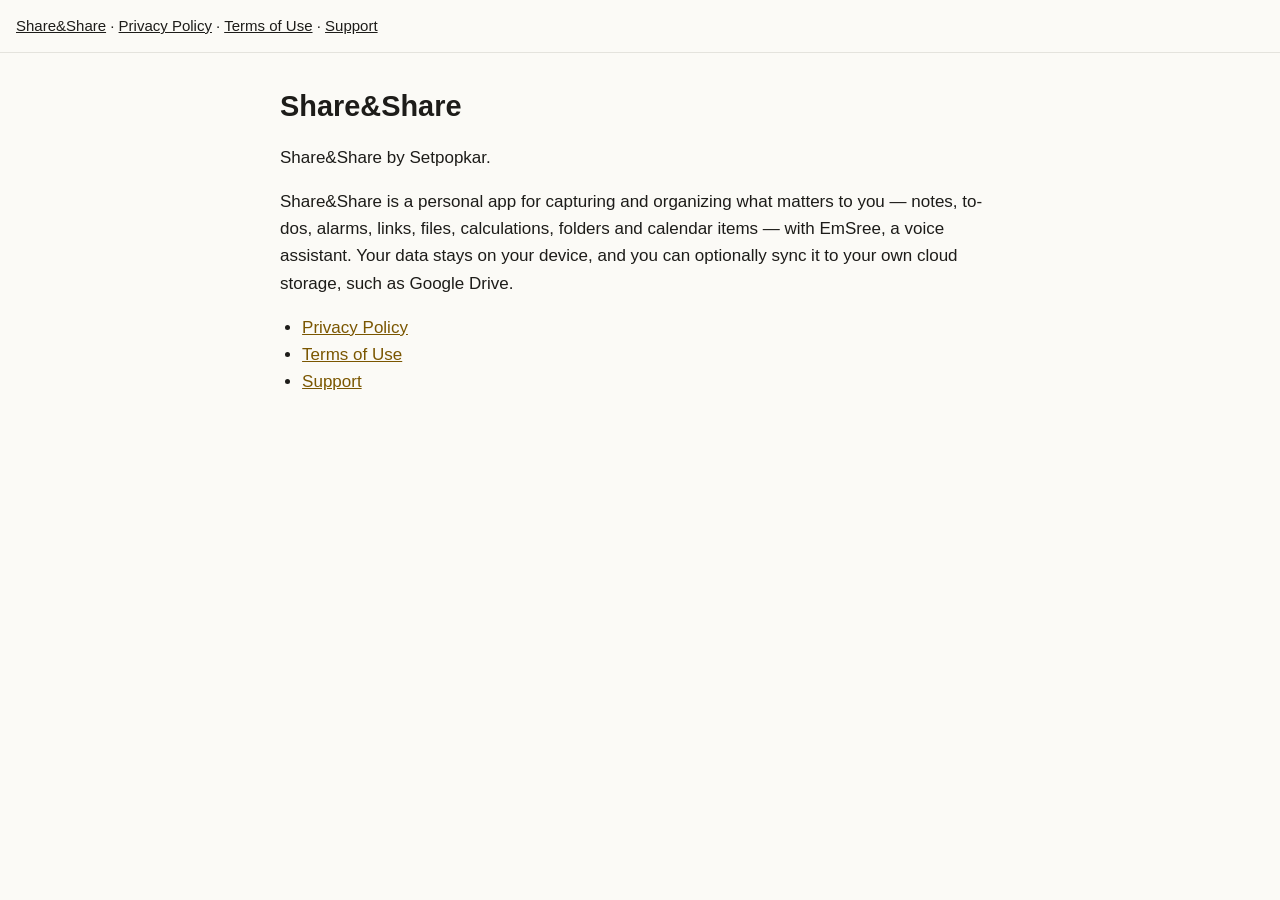
<file: index.html>
<!doctype html>
<html lang="en">
<head>
<meta charset="utf-8">
<meta name="viewport" content="width=device-width, initial-scale=1">
<title>Share&amp;Share</title>
<link rel="stylesheet" href="/style.css">
</head>
<body>
<nav><a href="/">Share&amp;Share</a> · <a href="/privacy">Privacy Policy</a> · <a href="/terms">Terms of Use</a> · <a href="/support">Support</a></nav>
<main>
<h1>Share&amp;Share</h1>
<p>Share&amp;Share by Setpopkar.</p>
<p>Share&amp;Share is a personal app for capturing and organizing what matters to you — notes, to-dos, alarms, links, files, calculations, folders and calendar items — with EmSree, a voice assistant. Your data stays on your device, and you can optionally sync it to your own cloud storage, such as Google Drive.</p>
<ul>
<li><a href="/privacy">Privacy Policy</a></li>
<li><a href="/terms">Terms of Use</a></li>
<li><a href="/support">Support</a></li>
</ul>
</main>
</body>
</html>
</file>
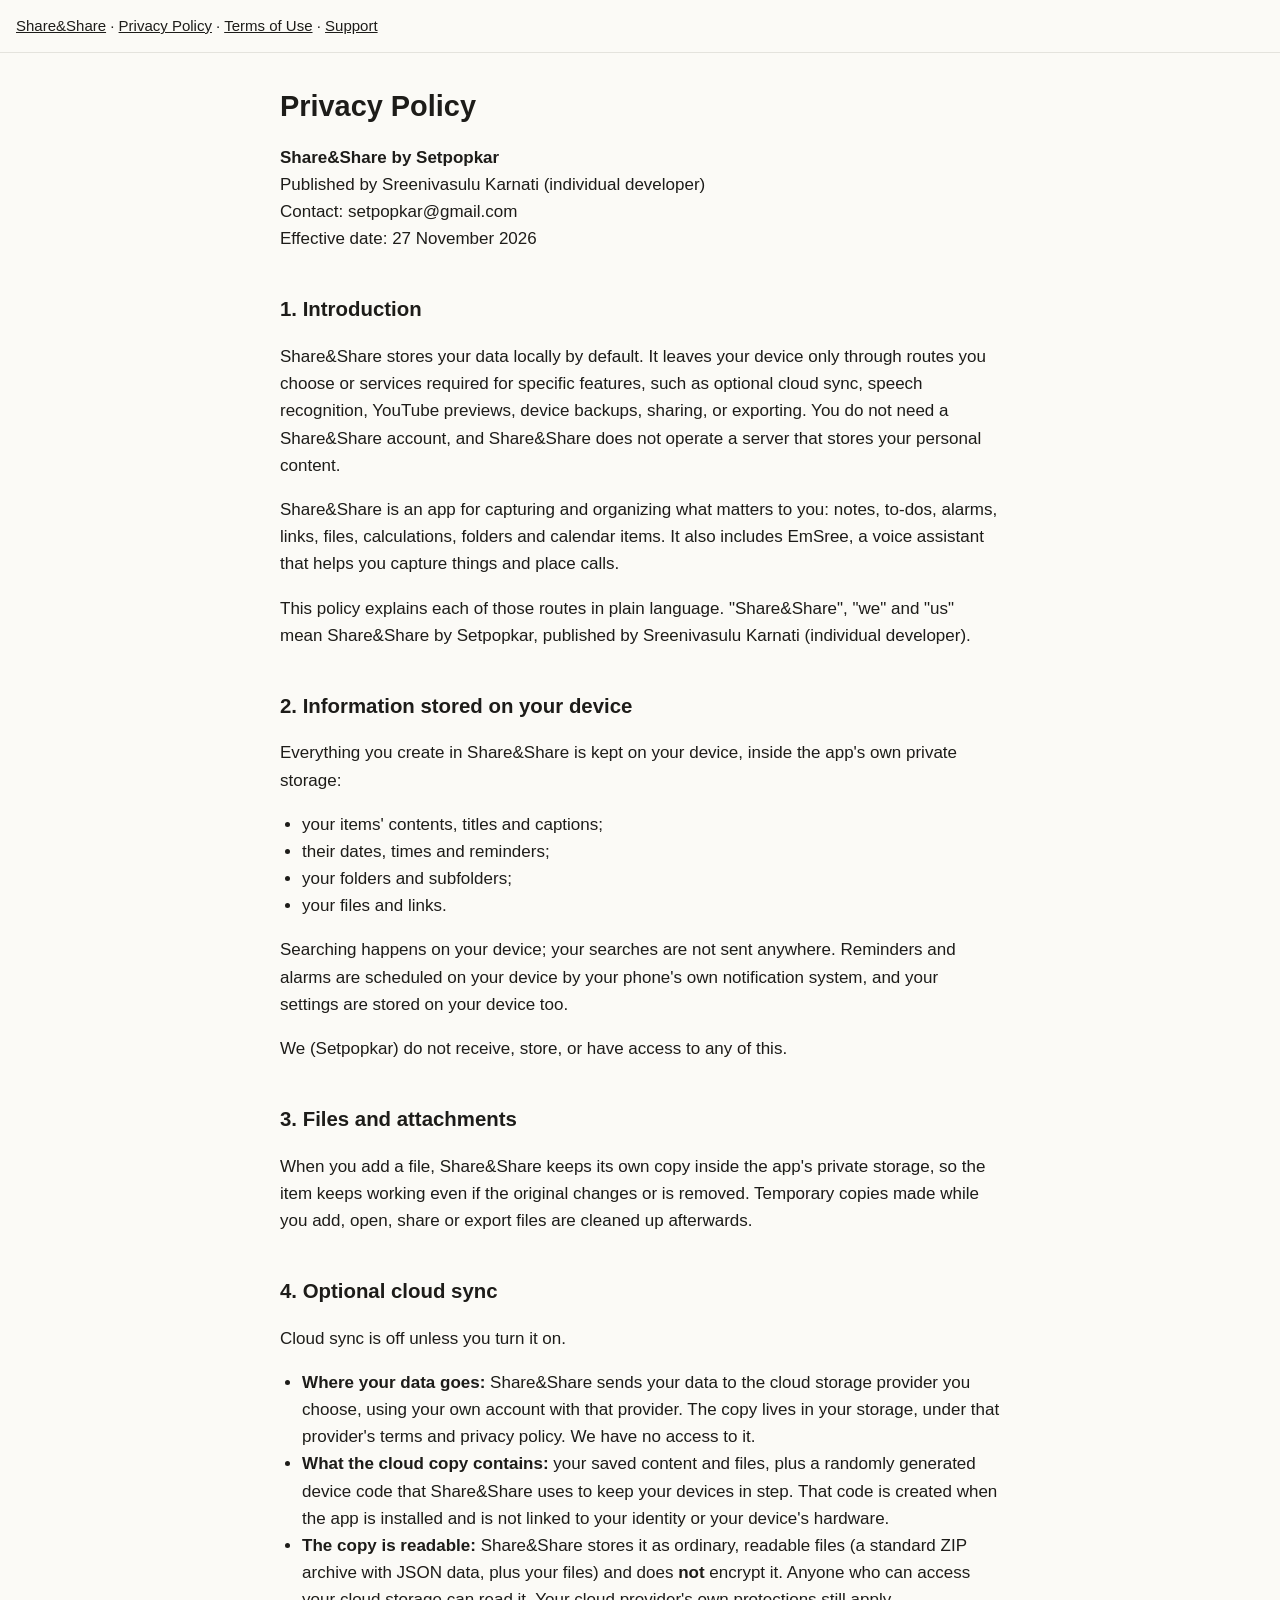
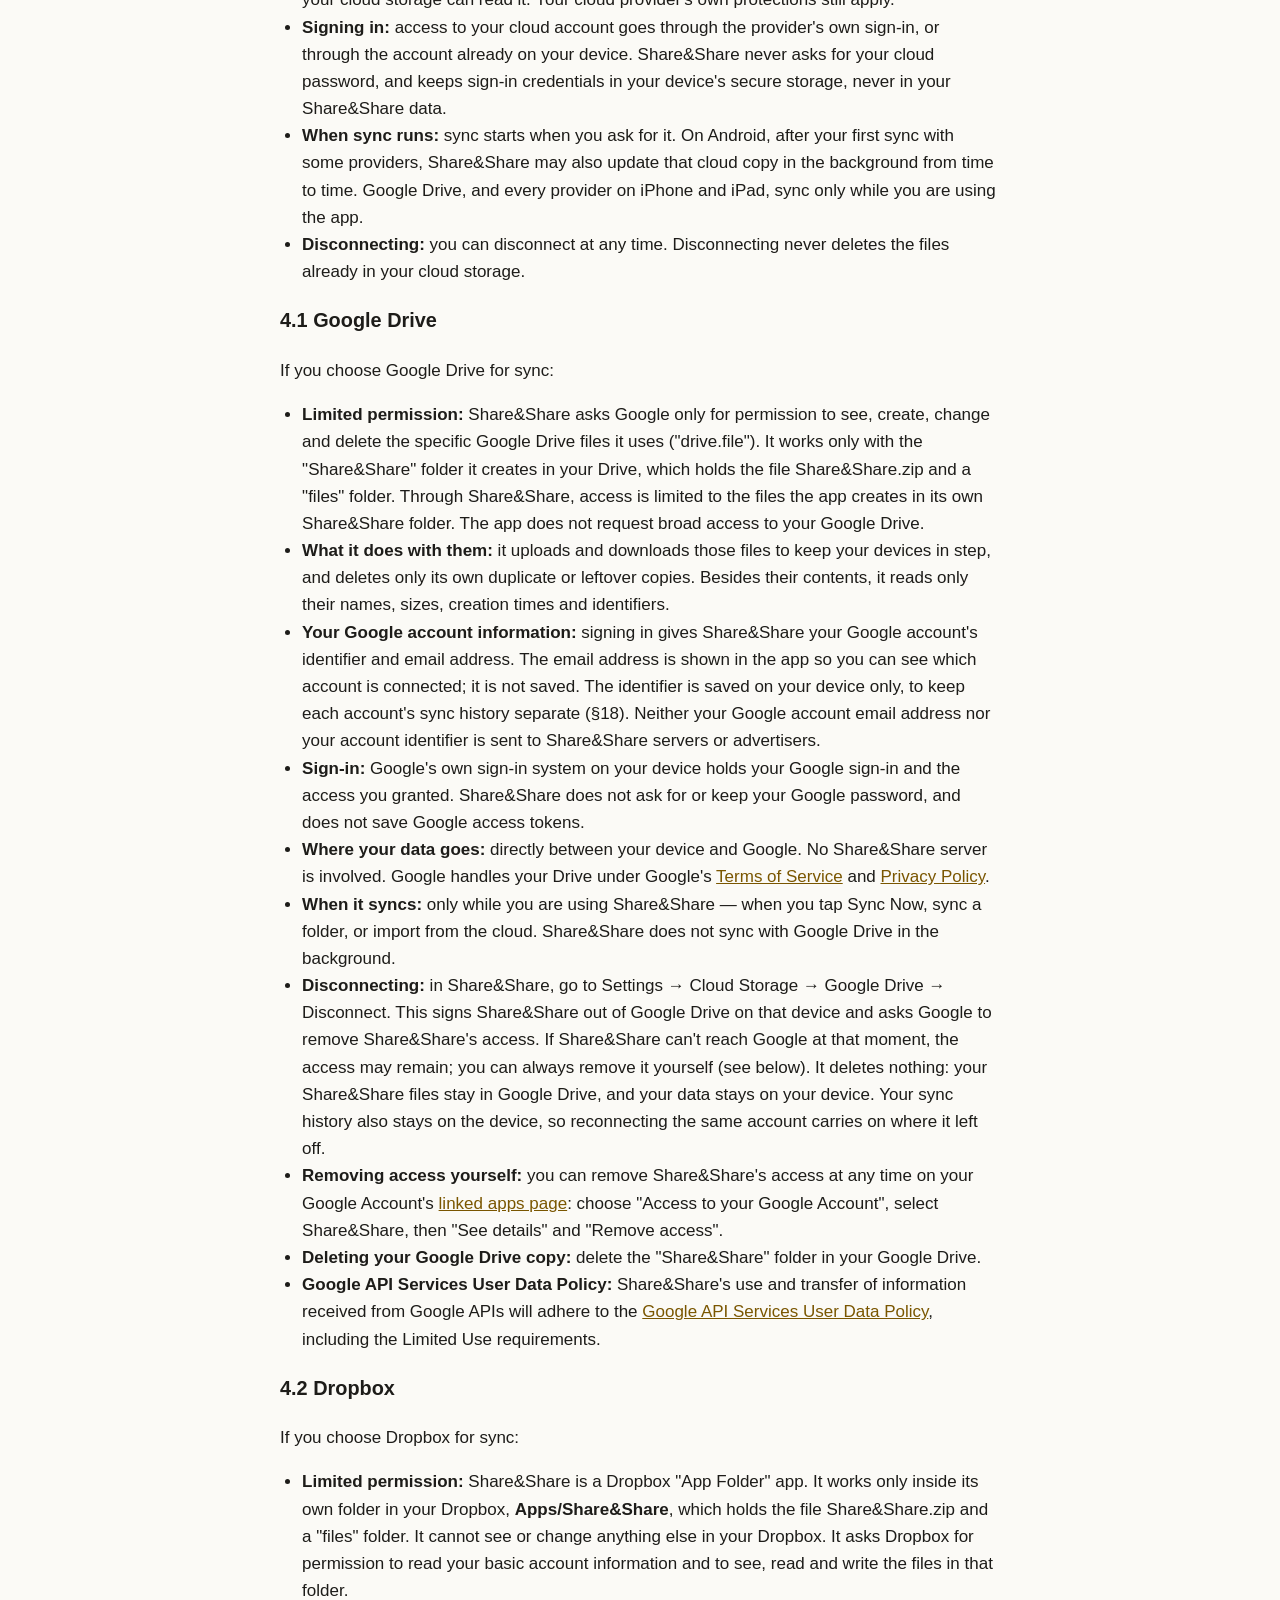
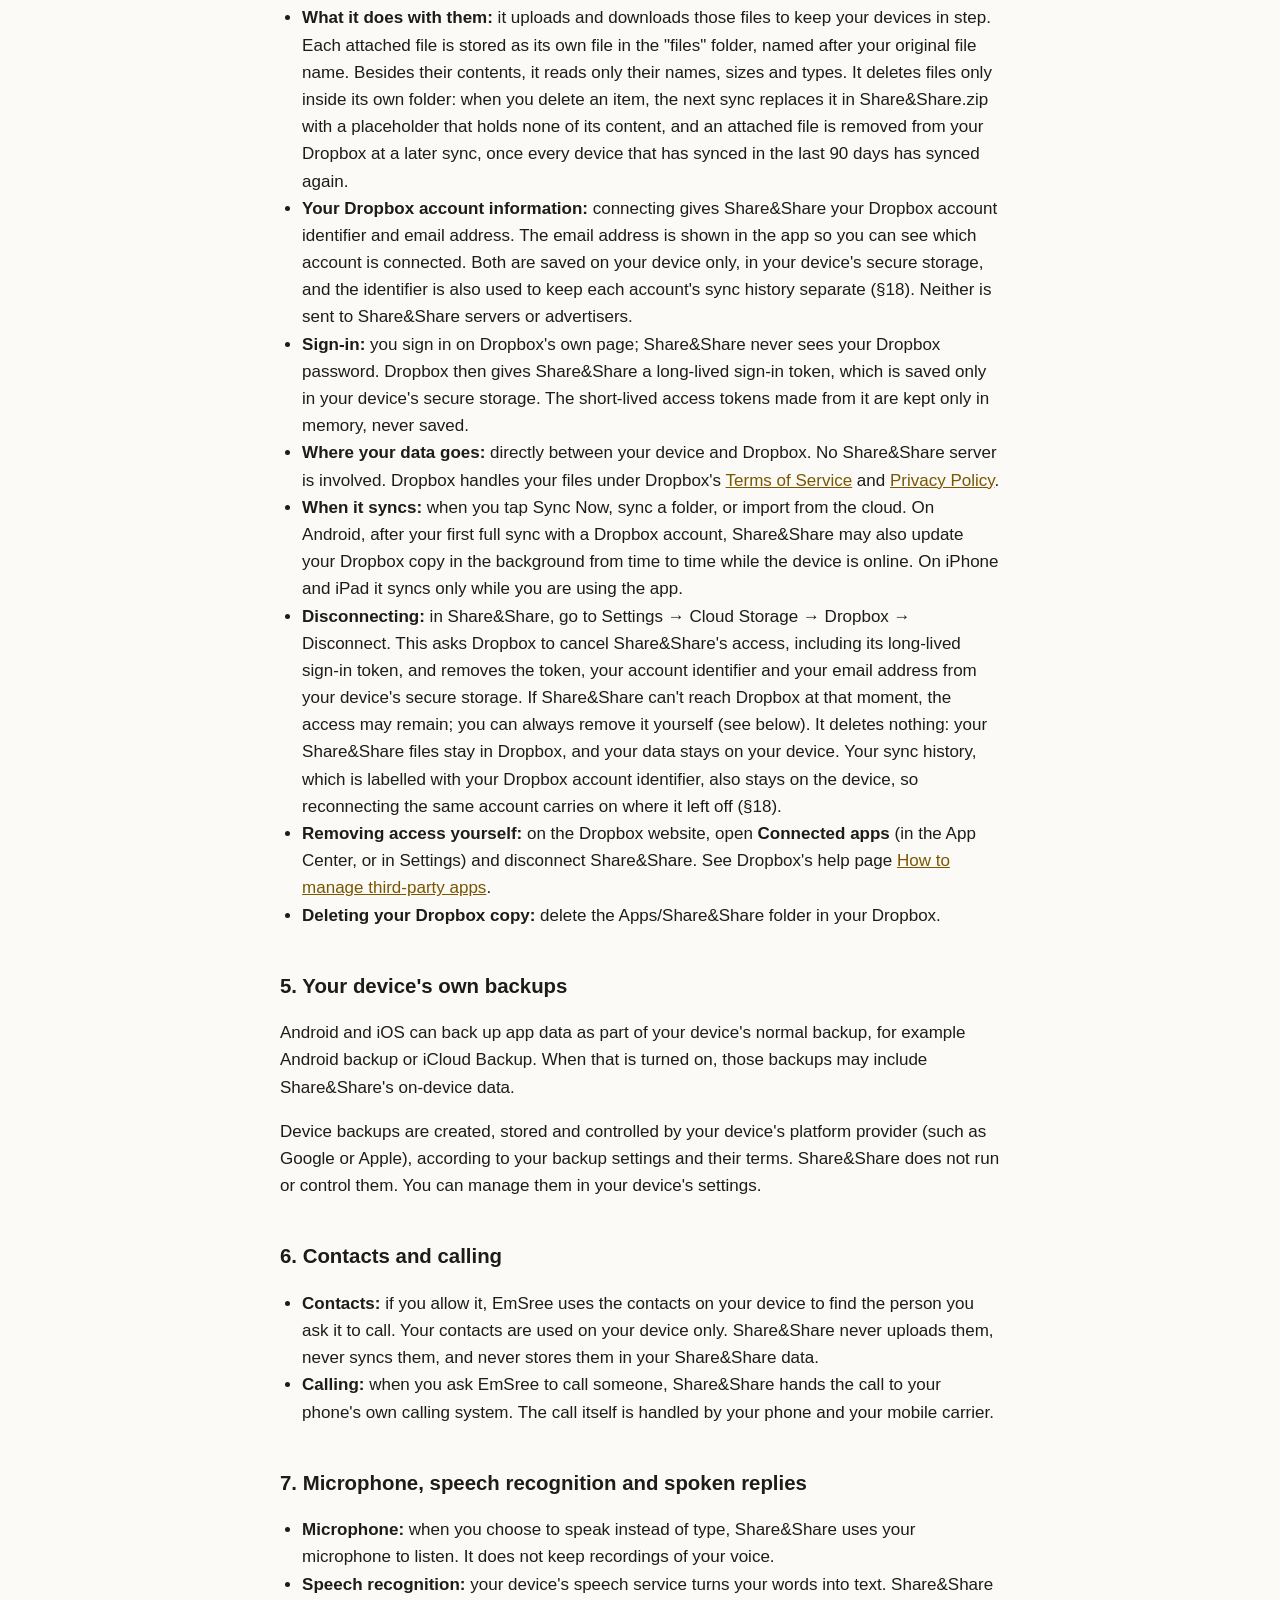
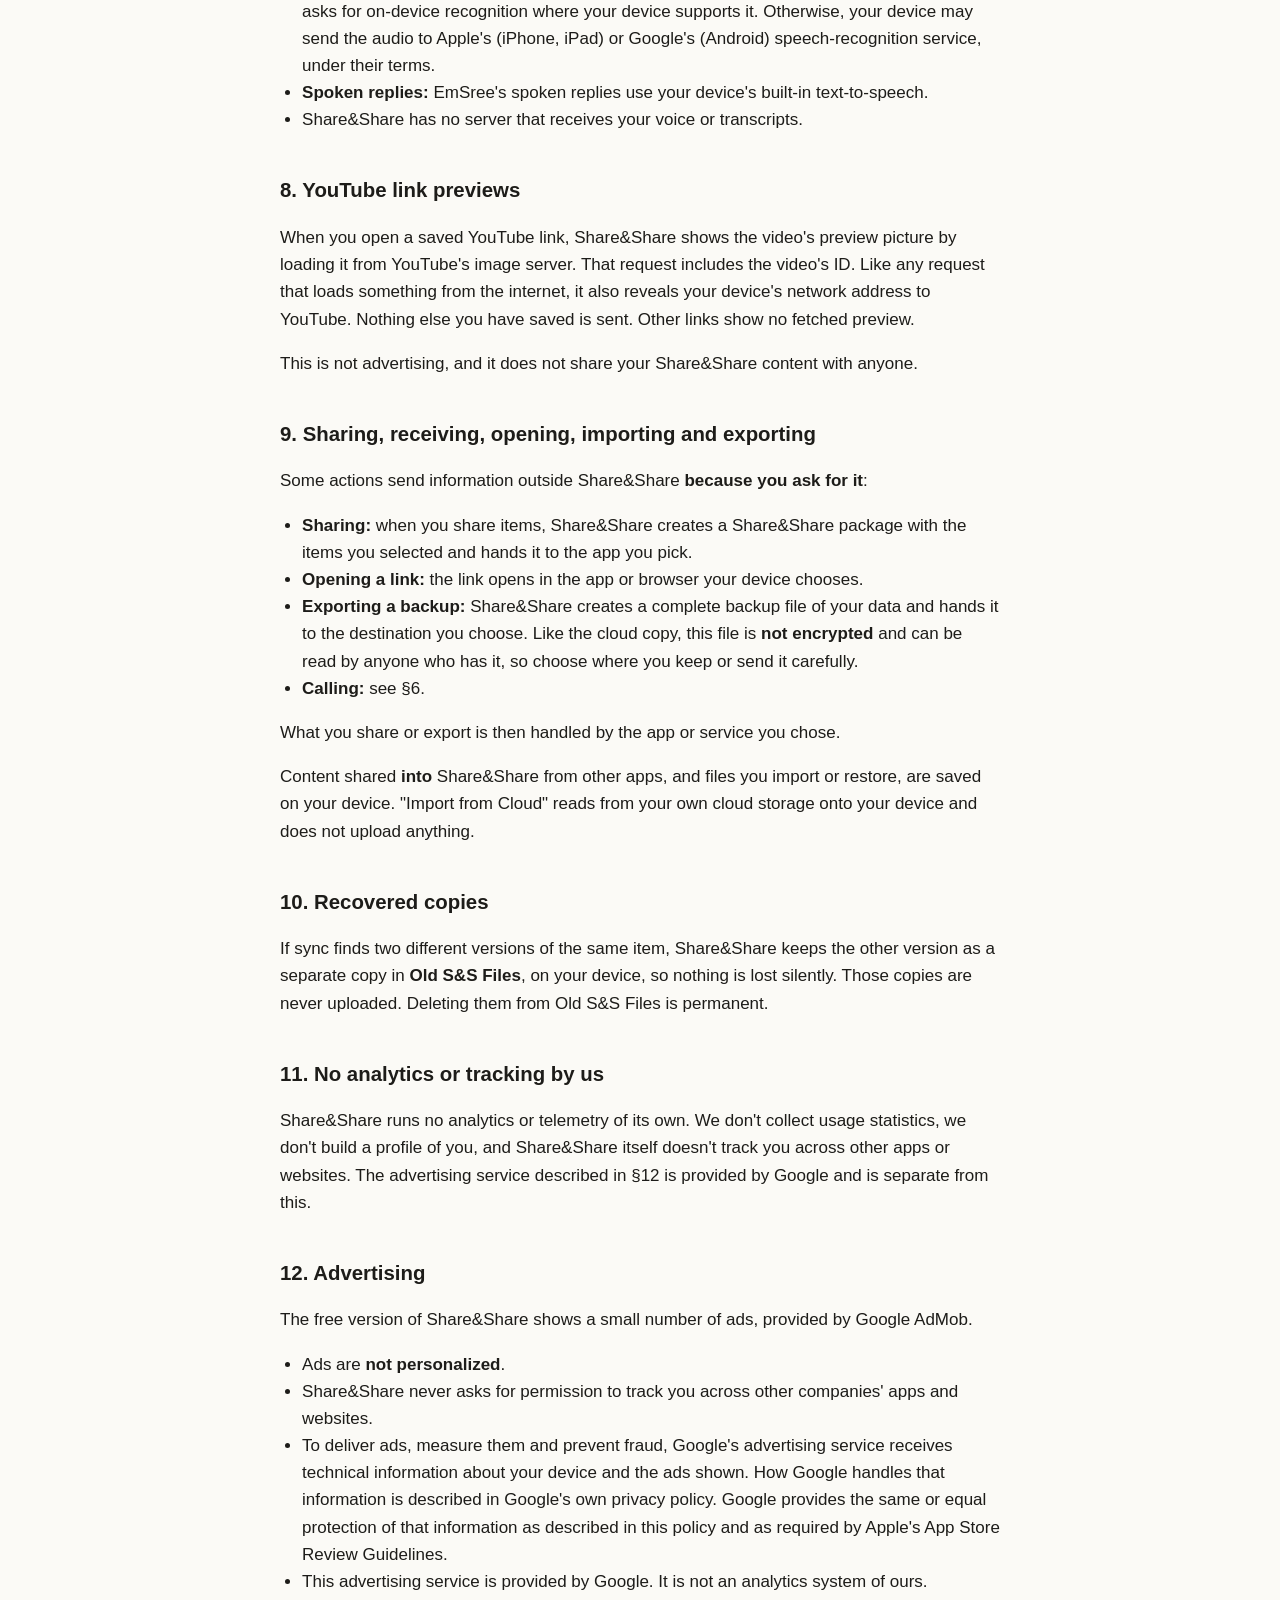
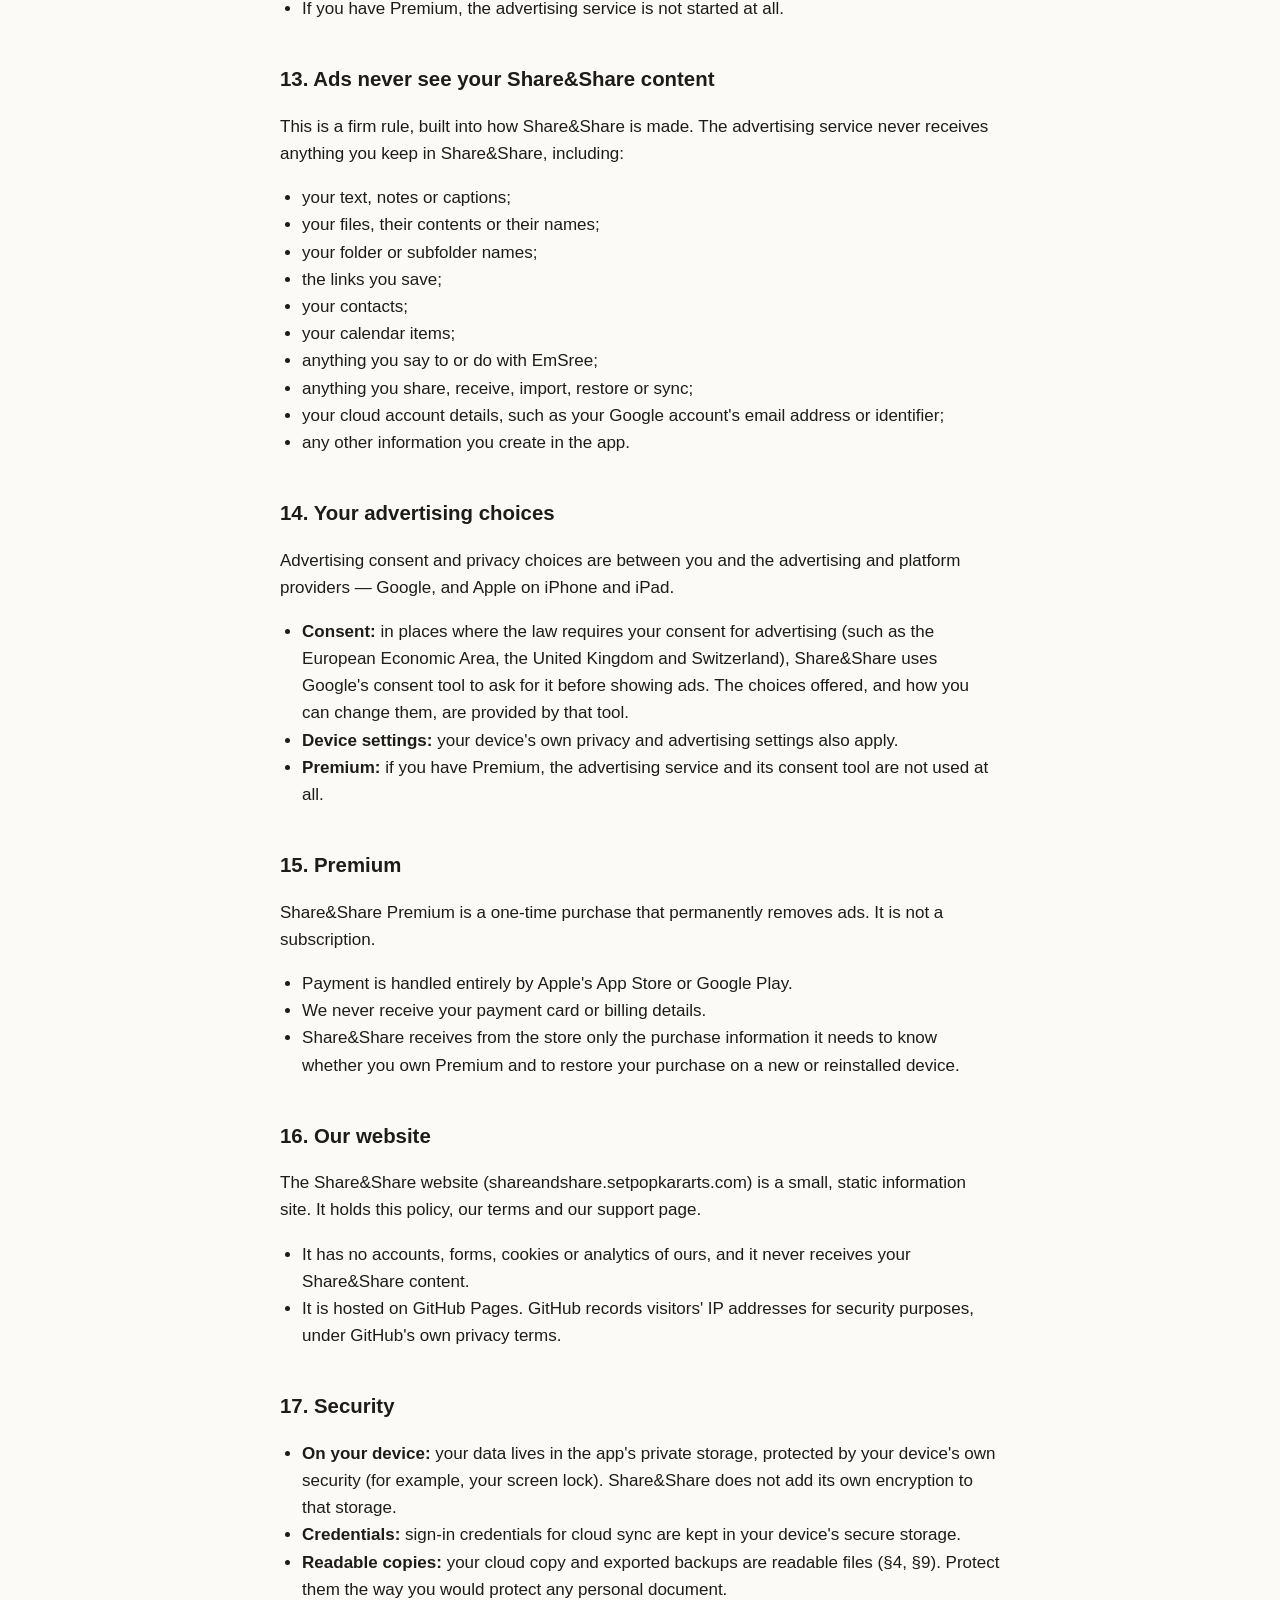
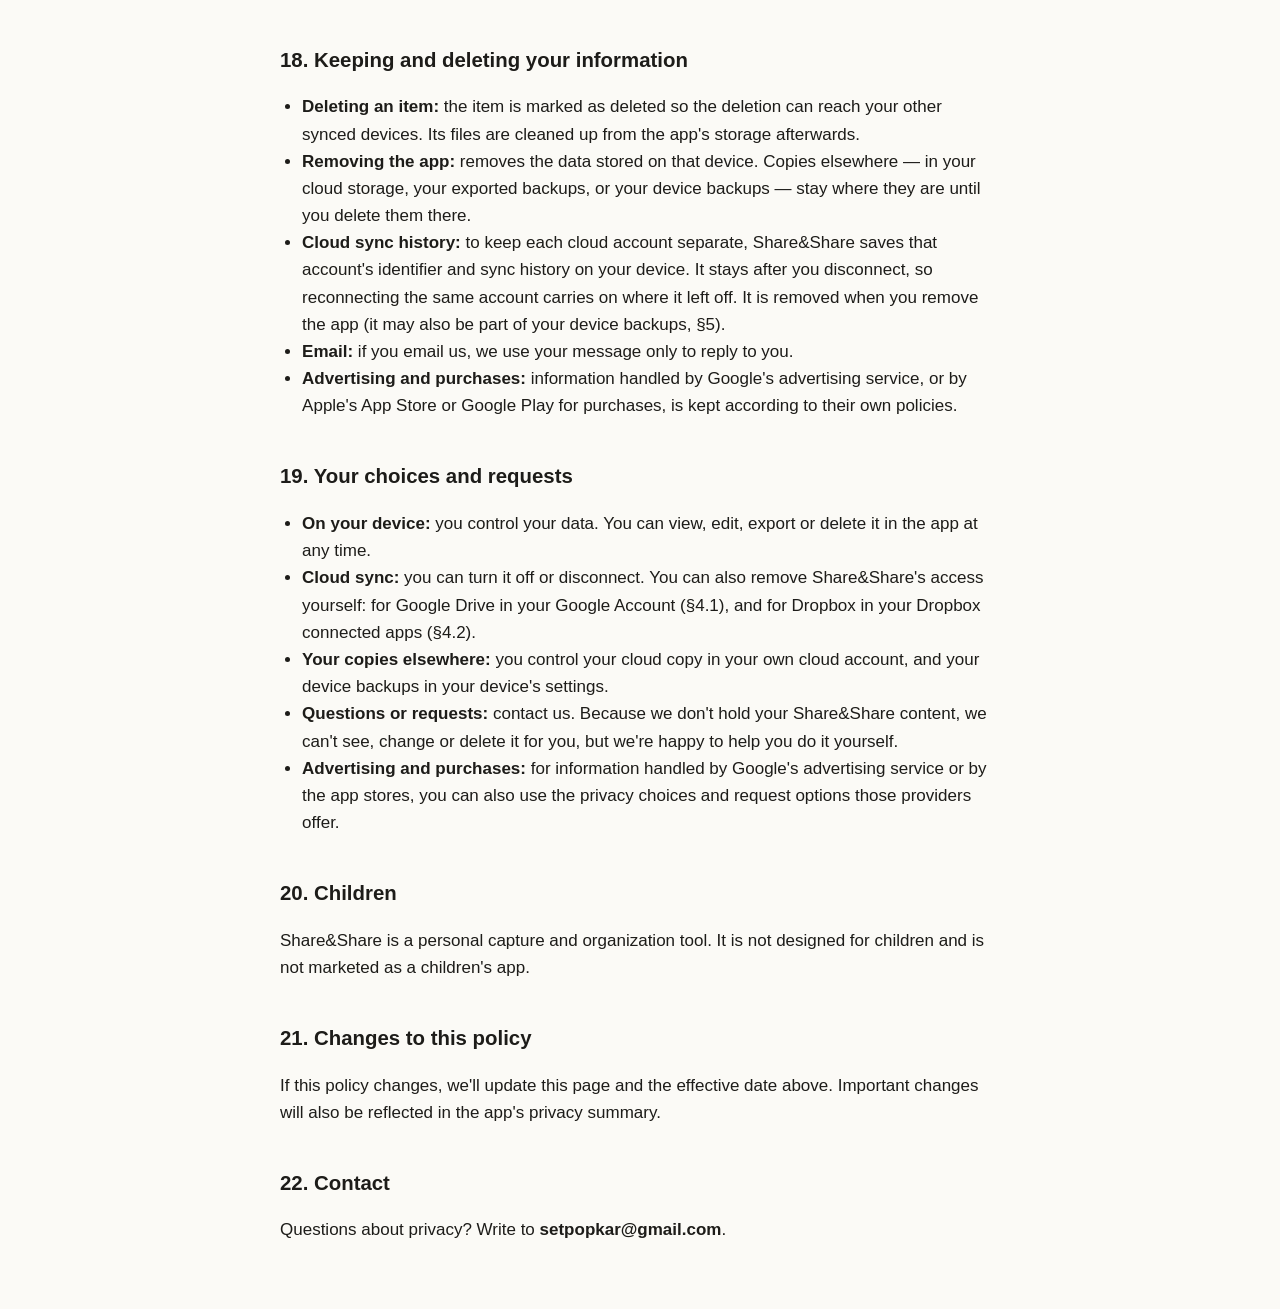
<file: privacy.html>
<!doctype html>
<html lang="en">
<head>
<meta charset="utf-8">
<meta name="viewport" content="width=device-width, initial-scale=1">
<title>Privacy Policy — Share&amp;Share</title>
<link rel="stylesheet" href="/style.css">
</head>
<body>
<nav><a href="/">Share&amp;Share</a> · <a href="/privacy">Privacy Policy</a> · <a href="/terms">Terms of Use</a> · <a href="/support">Support</a></nav>
<main>
<h1>Privacy Policy</h1>
<p><strong>Share&amp;Share by Setpopkar</strong><br>Published by Sreenivasulu Karnati (individual developer)<br>Contact: setpopkar@gmail.com<br>Effective date: 27 November 2026</p>
<h2>1. Introduction</h2>
<p>Share&amp;Share stores your data locally by default. It leaves your device only through routes you choose or services required for specific features, such as optional cloud sync, speech recognition, YouTube previews, device backups, sharing, or exporting. You do not need a Share&amp;Share account, and Share&amp;Share does not operate a server that stores your personal content.</p>
<p>Share&amp;Share is an app for capturing and organizing what matters to you: notes, to-dos, alarms, links, files, calculations, folders and calendar items. It also includes EmSree, a voice assistant that helps you capture things and place calls.</p>
<p>This policy explains each of those routes in plain language. "Share&amp;Share", "we" and "us" mean Share&amp;Share by Setpopkar, published by Sreenivasulu Karnati (individual developer).</p>
<h2>2. Information stored on your device</h2>
<p>Everything you create in Share&amp;Share is kept on your device, inside the app's own private storage:</p>
<ul><li>your items' contents, titles and captions;</li><li>their dates, times and reminders;</li><li>your folders and subfolders;</li><li>your files and links.</li></ul>
<p>Searching happens on your device; your searches are not sent anywhere. Reminders and alarms are scheduled on your device by your phone's own notification system, and your settings are stored on your device too.</p>
<p>We (Setpopkar) do not receive, store, or have access to any of this.</p>
<h2>3. Files and attachments</h2>
<p>When you add a file, Share&amp;Share keeps its own copy inside the app's private storage, so the item keeps working even if the original changes or is removed. Temporary copies made while you add, open, share or export files are cleaned up afterwards.</p>
<h2>4. Optional cloud sync</h2>
<p>Cloud sync is off unless you turn it on.</p>
<ul><li><strong>Where your data goes:</strong> Share&amp;Share sends your data to the cloud storage provider you choose, using your own account with that provider. The copy lives in your storage, under that provider's terms and privacy policy. We have no access to it.</li><li><strong>What the cloud copy contains:</strong> your saved content and files, plus a randomly generated device code that Share&amp;Share uses to keep your devices in step. That code is created when the app is installed and is not linked to your identity or your device's hardware.</li><li><strong>The copy is readable:</strong> Share&amp;Share stores it as ordinary, readable files (a standard ZIP archive with JSON data, plus your files) and does <strong>not</strong> encrypt it. Anyone who can access your cloud storage can read it. Your cloud provider's own protections still apply.</li><li><strong>Signing in:</strong> access to your cloud account goes through the provider's own sign-in, or through the account already on your device. Share&amp;Share never asks for your cloud password, and keeps sign-in credentials in your device's secure storage, never in your Share&amp;Share data.</li><li><strong>When sync runs:</strong> sync starts when you ask for it. On Android, after your first sync with some providers, Share&amp;Share may also update that cloud copy in the background from time to time. Google Drive, and every provider on iPhone and iPad, sync only while you are using the app.</li><li><strong>Disconnecting:</strong> you can disconnect at any time. Disconnecting never deletes the files already in your cloud storage.</li></ul>
<h3>4.1 Google Drive</h3>
<p>If you choose Google Drive for sync:</p>
<ul><li><strong>Limited permission:</strong> Share&amp;Share asks Google only for permission to see, create, change and delete the specific Google Drive files it uses ("drive.file"). It works only with the "Share&amp;Share" folder it creates in your Drive, which holds the file Share&amp;Share.zip and a "files" folder. Through Share&amp;Share, access is limited to the files the app creates in its own Share&amp;Share folder. The app does not request broad access to your Google Drive.</li><li><strong>What it does with them:</strong> it uploads and downloads those files to keep your devices in step, and deletes only its own duplicate or leftover copies. Besides their contents, it reads only their names, sizes, creation times and identifiers.</li><li><strong>Your Google account information:</strong> signing in gives Share&amp;Share your Google account's identifier and email address. The email address is shown in the app so you can see which account is connected; it is not saved. The identifier is saved on your device only, to keep each account's sync history separate (§18). Neither your Google account email address nor your account identifier is sent to Share&amp;Share servers or advertisers.</li><li><strong>Sign-in:</strong> Google's own sign-in system on your device holds your Google sign-in and the access you granted. Share&amp;Share does not ask for or keep your Google password, and does not save Google access tokens.</li><li><strong>Where your data goes:</strong> directly between your device and Google. No Share&amp;Share server is involved. Google handles your Drive under Google's <a href="https://policies.google.com/terms">Terms of Service</a> and <a href="https://policies.google.com/privacy">Privacy Policy</a>.</li><li><strong>When it syncs:</strong> only while you are using Share&amp;Share — when you tap Sync Now, sync a folder, or import from the cloud. Share&amp;Share does not sync with Google Drive in the background.</li><li><strong>Disconnecting:</strong> in Share&amp;Share, go to Settings → Cloud Storage → Google Drive → Disconnect. This signs Share&amp;Share out of Google Drive on that device and asks Google to remove Share&amp;Share's access. If Share&amp;Share can't reach Google at that moment, the access may remain; you can always remove it yourself (see below). It deletes nothing: your Share&amp;Share files stay in Google Drive, and your data stays on your device. Your sync history also stays on the device, so reconnecting the same account carries on where it left off.</li><li><strong>Removing access yourself:</strong> you can remove Share&amp;Share's access at any time on your Google Account's <a href="https://myaccount.google.com/linkedapps">linked apps page</a>: choose "Access to your Google Account", select Share&amp;Share, then "See details" and "Remove access".</li><li><strong>Deleting your Google Drive copy:</strong> delete the "Share&amp;Share" folder in your Google Drive.</li><li><strong>Google API Services User Data Policy:</strong> Share&amp;Share's use and transfer of information received from Google APIs will adhere to the <a href="https://developers.google.com/terms/api-services-user-data-policy">Google API Services User Data Policy</a>, including the Limited Use requirements.</li></ul>
<h3>4.2 Dropbox</h3>
<p>If you choose Dropbox for sync:</p>
<ul><li><strong>Limited permission:</strong> Share&amp;Share is a Dropbox "App Folder" app. It works only inside its own folder in your Dropbox, <strong>Apps/Share&amp;Share</strong>, which holds the file Share&amp;Share.zip and a "files" folder. It cannot see or change anything else in your Dropbox. It asks Dropbox for permission to read your basic account information and to see, read and write the files in that folder.</li><li><strong>What it does with them:</strong> it uploads and downloads those files to keep your devices in step. Each attached file is stored as its own file in the "files" folder, named after your original file name. Besides their contents, it reads only their names, sizes and types. It deletes files only inside its own folder: when you delete an item, the next sync replaces it in Share&amp;Share.zip with a placeholder that holds none of its content, and an attached file is removed from your Dropbox at a later sync, once every device that has synced in the last 90 days has synced again.</li><li><strong>Your Dropbox account information:</strong> connecting gives Share&amp;Share your Dropbox account identifier and email address. The email address is shown in the app so you can see which account is connected. Both are saved on your device only, in your device's secure storage, and the identifier is also used to keep each account's sync history separate (§18). Neither is sent to Share&amp;Share servers or advertisers.</li><li><strong>Sign-in:</strong> you sign in on Dropbox's own page; Share&amp;Share never sees your Dropbox password. Dropbox then gives Share&amp;Share a long-lived sign-in token, which is saved only in your device's secure storage. The short-lived access tokens made from it are kept only in memory, never saved.</li><li><strong>Where your data goes:</strong> directly between your device and Dropbox. No Share&amp;Share server is involved. Dropbox handles your files under Dropbox's <a href="https://www.dropbox.com/terms">Terms of Service</a> and <a href="https://www.dropbox.com/privacy">Privacy Policy</a>.</li><li><strong>When it syncs:</strong> when you tap Sync Now, sync a folder, or import from the cloud. On Android, after your first full sync with a Dropbox account, Share&amp;Share may also update your Dropbox copy in the background from time to time while the device is online. On iPhone and iPad it syncs only while you are using the app.</li><li><strong>Disconnecting:</strong> in Share&amp;Share, go to Settings → Cloud Storage → Dropbox → Disconnect. This asks Dropbox to cancel Share&amp;Share's access, including its long-lived sign-in token, and removes the token, your account identifier and your email address from your device's secure storage. If Share&amp;Share can't reach Dropbox at that moment, the access may remain; you can always remove it yourself (see below). It deletes nothing: your Share&amp;Share files stay in Dropbox, and your data stays on your device. Your sync history, which is labelled with your Dropbox account identifier, also stays on the device, so reconnecting the same account carries on where it left off (§18).</li><li><strong>Removing access yourself:</strong> on the Dropbox website, open <strong>Connected apps</strong> (in the App Center, or in Settings) and disconnect Share&amp;Share. See Dropbox's help page <a href="https://help.dropbox.com/integrations/third-party-apps">How to manage third-party apps</a>.</li><li><strong>Deleting your Dropbox copy:</strong> delete the Apps/Share&amp;Share folder in your Dropbox.</li></ul>
<h2>5. Your device's own backups</h2>
<p>Android and iOS can back up app data as part of your device's normal backup, for example Android backup or iCloud Backup. When that is turned on, those backups may include Share&amp;Share's on-device data.</p>
<p>Device backups are created, stored and controlled by your device's platform provider (such as Google or Apple), according to your backup settings and their terms. Share&amp;Share does not run or control them. You can manage them in your device's settings.</p>
<h2>6. Contacts and calling</h2>
<ul><li><strong>Contacts:</strong> if you allow it, EmSree uses the contacts on your device to find the person you ask it to call. Your contacts are used on your device only. Share&amp;Share never uploads them, never syncs them, and never stores them in your Share&amp;Share data.</li><li><strong>Calling:</strong> when you ask EmSree to call someone, Share&amp;Share hands the call to your phone's own calling system. The call itself is handled by your phone and your mobile carrier.</li></ul>
<h2>7. Microphone, speech recognition and spoken replies</h2>
<ul><li><strong>Microphone:</strong> when you choose to speak instead of type, Share&amp;Share uses your microphone to listen. It does not keep recordings of your voice.</li><li><strong>Speech recognition:</strong> your device's speech service turns your words into text. Share&amp;Share asks for on-device recognition where your device supports it. Otherwise, your device may send the audio to Apple's (iPhone, iPad) or Google's (Android) speech-recognition service, under their terms.</li><li><strong>Spoken replies:</strong> EmSree's spoken replies use your device's built-in text-to-speech.</li><li>Share&amp;Share has no server that receives your voice or transcripts.</li></ul>
<h2>8. YouTube link previews</h2>
<p>When you open a saved YouTube link, Share&amp;Share shows the video's preview picture by loading it from YouTube's image server. That request includes the video's ID. Like any request that loads something from the internet, it also reveals your device's network address to YouTube. Nothing else you have saved is sent. Other links show no fetched preview.</p>
<p>This is not advertising, and it does not share your Share&amp;Share content with anyone.</p>
<h2>9. Sharing, receiving, opening, importing and exporting</h2>
<p>Some actions send information outside Share&amp;Share <strong>because you ask for it</strong>:</p>
<ul><li><strong>Sharing:</strong> when you share items, Share&amp;Share creates a Share&amp;Share package with the items you selected and hands it to the app you pick.</li><li><strong>Opening a link:</strong> the link opens in the app or browser your device chooses.</li><li><strong>Exporting a backup:</strong> Share&amp;Share creates a complete backup file of your data and hands it to the destination you choose. Like the cloud copy, this file is <strong>not encrypted</strong> and can be read by anyone who has it, so choose where you keep or send it carefully.</li><li><strong>Calling:</strong> see §6.</li></ul>
<p>What you share or export is then handled by the app or service you chose.</p>
<p>Content shared <strong>into</strong> Share&amp;Share from other apps, and files you import or restore, are saved on your device. "Import from Cloud" reads from your own cloud storage onto your device and does not upload anything.</p>
<h2>10. Recovered copies</h2>
<p>If sync finds two different versions of the same item, Share&amp;Share keeps the other version as a separate copy in <strong>Old S&amp;S Files</strong>, on your device, so nothing is lost silently. Those copies are never uploaded. Deleting them from Old S&amp;S Files is permanent.</p>
<h2>11. No analytics or tracking by us</h2>
<p>Share&amp;Share runs no analytics or telemetry of its own. We don't collect usage statistics, we don't build a profile of you, and Share&amp;Share itself doesn't track you across other apps or websites. The advertising service described in §12 is provided by Google and is separate from this.</p>
<h2>12. Advertising</h2>
<p>The free version of Share&amp;Share shows a small number of ads, provided by Google AdMob.</p>
<ul><li>Ads are <strong>not personalized</strong>.</li><li>Share&amp;Share never asks for permission to track you across other companies' apps and websites.</li><li>To deliver ads, measure them and prevent fraud, Google's advertising service receives technical information about your device and the ads shown. How Google handles that information is described in Google's own privacy policy. Google provides the same or equal protection of that information as described in this policy and as required by Apple's App Store Review Guidelines.</li><li>This advertising service is provided by Google. It is not an analytics system of ours.</li><li>If you have Premium, the advertising service is not started at all.</li></ul>
<h2>13. Ads never see your Share&amp;Share content</h2>
<p>This is a firm rule, built into how Share&amp;Share is made. The advertising service never receives anything you keep in Share&amp;Share, including:</p>
<ul><li>your text, notes or captions;</li><li>your files, their contents or their names;</li><li>your folder or subfolder names;</li><li>the links you save;</li><li>your contacts;</li><li>your calendar items;</li><li>anything you say to or do with EmSree;</li><li>anything you share, receive, import, restore or sync;</li><li>your cloud account details, such as your Google account's email address or identifier;</li><li>any other information you create in the app.</li></ul>
<h2>14. Your advertising choices</h2>
<p>Advertising consent and privacy choices are between you and the advertising and platform providers — Google, and Apple on iPhone and iPad.</p>
<ul><li><strong>Consent:</strong> in places where the law requires your consent for advertising (such as the European Economic Area, the United Kingdom and Switzerland), Share&amp;Share uses Google's consent tool to ask for it before showing ads. The choices offered, and how you can change them, are provided by that tool.</li><li><strong>Device settings:</strong> your device's own privacy and advertising settings also apply.</li><li><strong>Premium:</strong> if you have Premium, the advertising service and its consent tool are not used at all.</li></ul>
<h2>15. Premium</h2>
<p>Share&amp;Share Premium is a one-time purchase that permanently removes ads. It is not a subscription.</p>
<ul><li>Payment is handled entirely by Apple's App Store or Google Play.</li><li>We never receive your payment card or billing details.</li><li>Share&amp;Share receives from the store only the purchase information it needs to know whether you own Premium and to restore your purchase on a new or reinstalled device.</li></ul>
<h2>16. Our website</h2>
<p>The Share&amp;Share website (shareandshare.setpopkararts.com) is a small, static information site. It holds this policy, our terms and our support page.</p>
<ul><li>It has no accounts, forms, cookies or analytics of ours, and it never receives your Share&amp;Share content.</li><li>It is hosted on GitHub Pages. GitHub records visitors' IP addresses for security purposes, under GitHub's own privacy terms.</li></ul>
<h2>17. Security</h2>
<ul><li><strong>On your device:</strong> your data lives in the app's private storage, protected by your device's own security (for example, your screen lock). Share&amp;Share does not add its own encryption to that storage.</li><li><strong>Credentials:</strong> sign-in credentials for cloud sync are kept in your device's secure storage.</li><li><strong>Readable copies:</strong> your cloud copy and exported backups are readable files (§4, §9). Protect them the way you would protect any personal document.</li></ul>
<h2>18. Keeping and deleting your information</h2>
<ul><li><strong>Deleting an item:</strong> the item is marked as deleted so the deletion can reach your other synced devices. Its files are cleaned up from the app's storage afterwards.</li><li><strong>Removing the app:</strong> removes the data stored on that device. Copies elsewhere — in your cloud storage, your exported backups, or your device backups — stay where they are until you delete them there.</li><li><strong>Cloud sync history:</strong> to keep each cloud account separate, Share&amp;Share saves that account's identifier and sync history on your device. It stays after you disconnect, so reconnecting the same account carries on where it left off. It is removed when you remove the app (it may also be part of your device backups, §5).</li><li><strong>Email:</strong> if you email us, we use your message only to reply to you.</li><li><strong>Advertising and purchases:</strong> information handled by Google's advertising service, or by Apple's App Store or Google Play for purchases, is kept according to their own policies.</li></ul>
<h2>19. Your choices and requests</h2>
<ul><li><strong>On your device:</strong> you control your data. You can view, edit, export or delete it in the app at any time.</li><li><strong>Cloud sync:</strong> you can turn it off or disconnect. You can also remove Share&amp;Share's access yourself: for Google Drive in your Google Account (§4.1), and for Dropbox in your Dropbox connected apps (§4.2).</li><li><strong>Your copies elsewhere:</strong> you control your cloud copy in your own cloud account, and your device backups in your device's settings.</li><li><strong>Questions or requests:</strong> contact us. Because we don't hold your Share&amp;Share content, we can't see, change or delete it for you, but we're happy to help you do it yourself.</li><li><strong>Advertising and purchases:</strong> for information handled by Google's advertising service or by the app stores, you can also use the privacy choices and request options those providers offer.</li></ul>
<h2>20. Children</h2>
<p>Share&amp;Share is a personal capture and organization tool. It is not designed for children and is not marketed as a children's app.</p>
<h2>21. Changes to this policy</h2>
<p>If this policy changes, we'll update this page and the effective date above. Important changes will also be reflected in the app's privacy summary.</p>
<h2>22. Contact</h2>
<p>Questions about privacy? Write to <strong>setpopkar@gmail.com</strong>.</p>
</main>
</body>
</html>
</file>
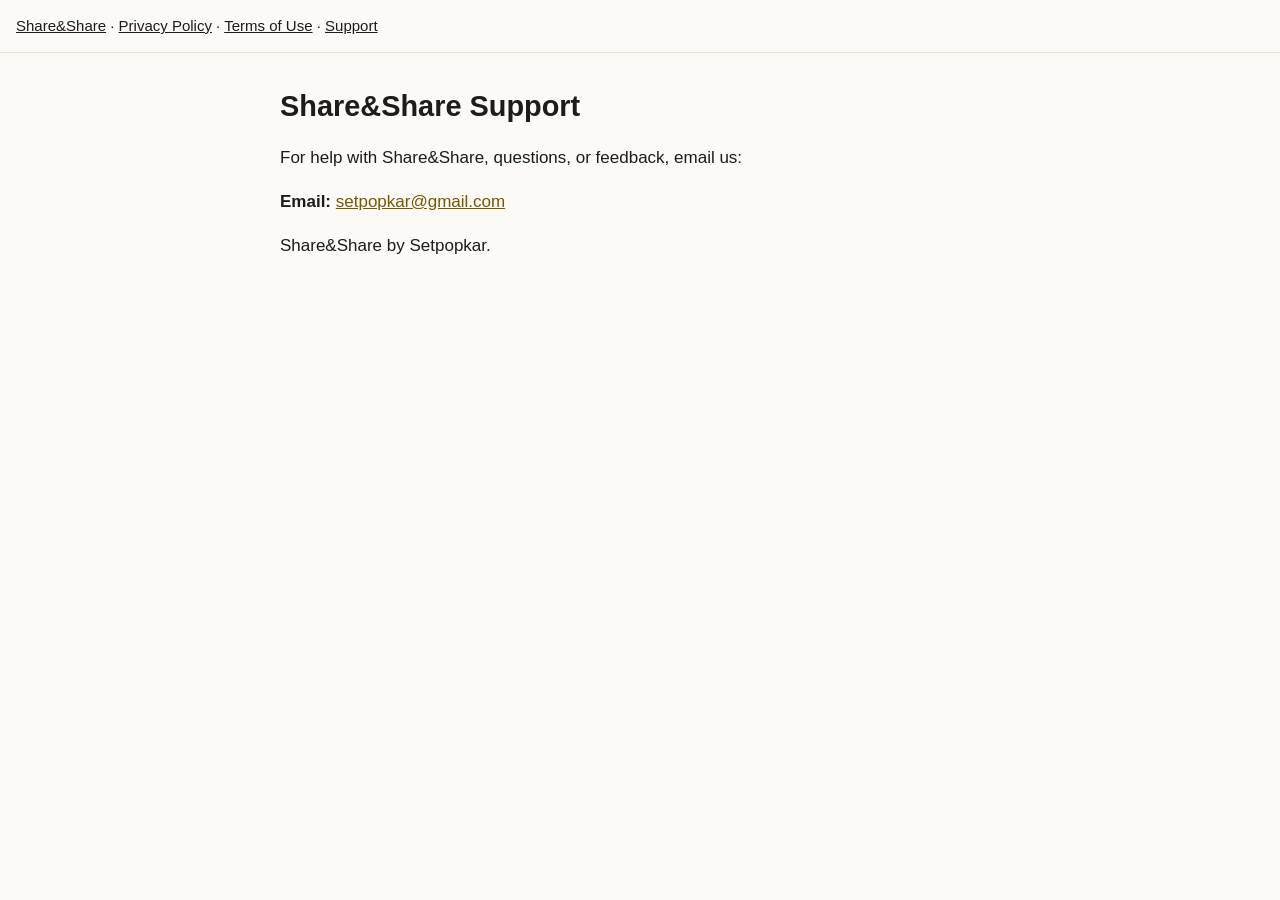
<file: support.html>
<!doctype html>
<html lang="en">
<head>
<meta charset="utf-8">
<meta name="viewport" content="width=device-width, initial-scale=1">
<title>Support — Share&amp;Share</title>
<link rel="stylesheet" href="/style.css">
</head>
<body>
<nav><a href="/">Share&amp;Share</a> · <a href="/privacy">Privacy Policy</a> · <a href="/terms">Terms of Use</a> · <a href="/support">Support</a></nav>
<main>
<h1>Share&amp;Share Support</h1>
<p>For help with Share&amp;Share, questions, or feedback, email us:</p>
<p><strong>Email:</strong> <a href="mailto:setpopkar@gmail.com">setpopkar@gmail.com</a></p>
<p>Share&amp;Share by Setpopkar.</p>
</main>
</body>
</html>
</file>
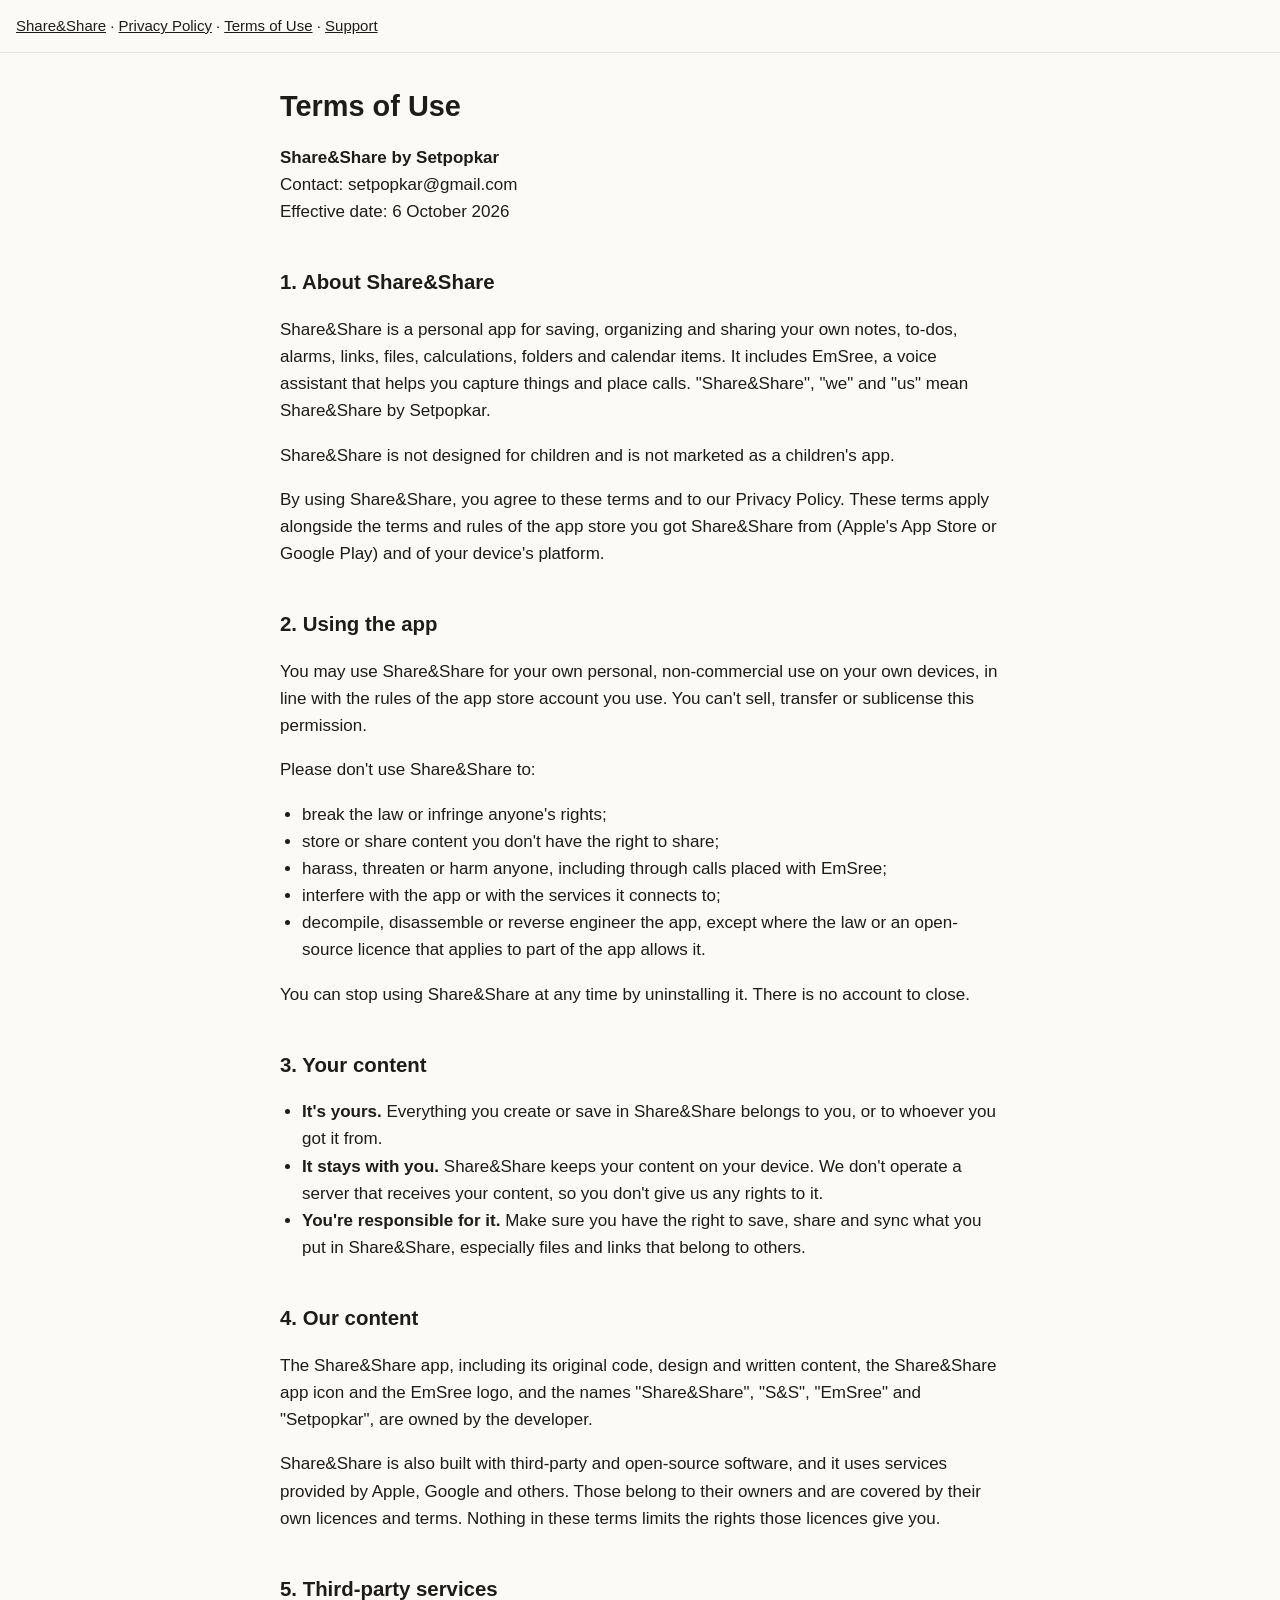
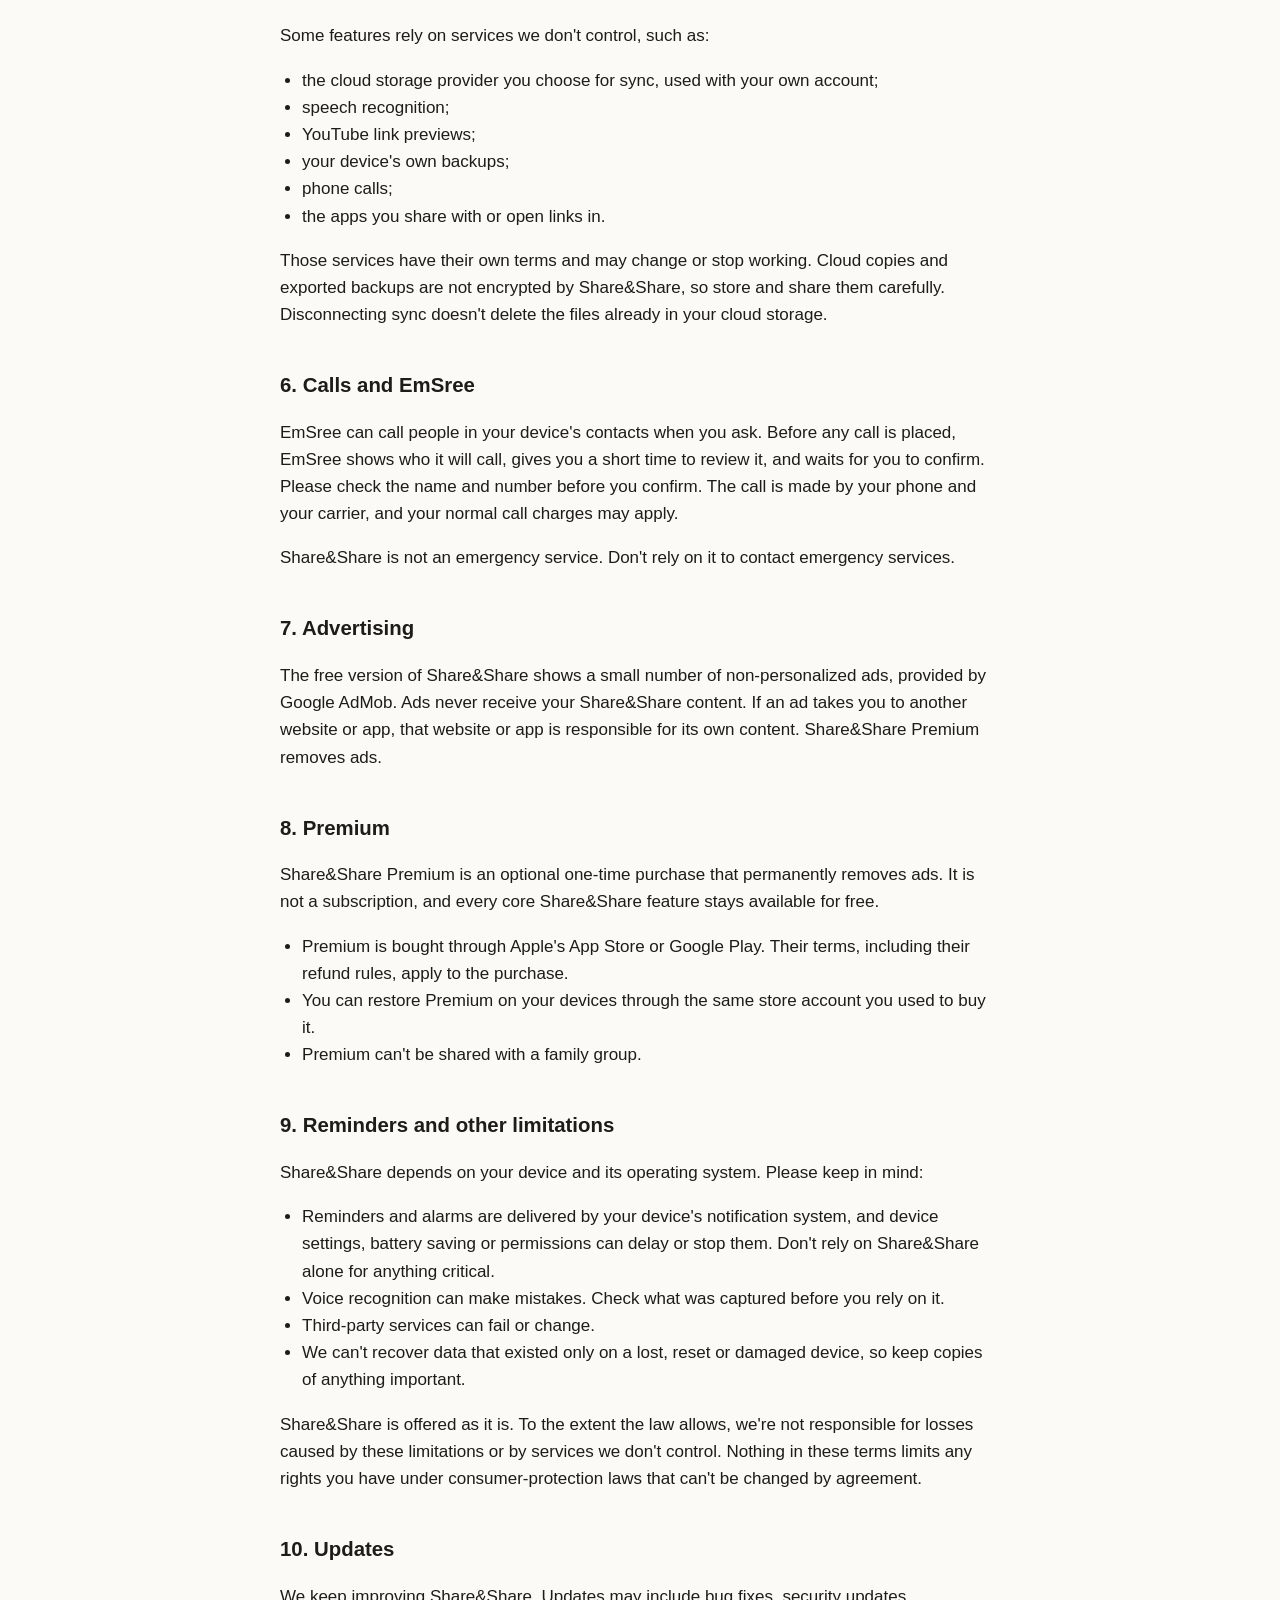
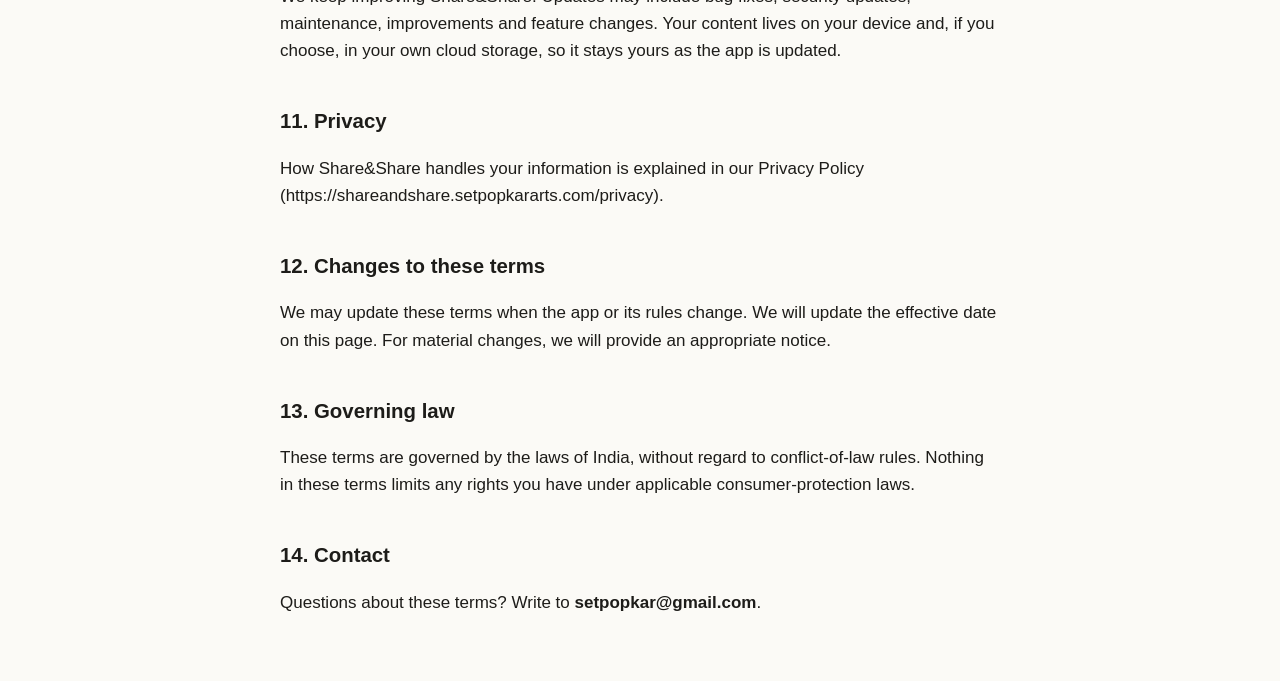
<file: terms.html>
<!doctype html>
<html lang="en">
<head>
<meta charset="utf-8">
<meta name="viewport" content="width=device-width, initial-scale=1">
<title>Terms of Use — Share&amp;Share</title>
<link rel="stylesheet" href="/style.css">
</head>
<body>
<nav><a href="/">Share&amp;Share</a> · <a href="/privacy">Privacy Policy</a> · <a href="/terms">Terms of Use</a> · <a href="/support">Support</a></nav>
<main>
<h1>Terms of Use</h1>
<p><strong>Share&amp;Share by Setpopkar</strong><br>Contact: setpopkar@gmail.com<br>Effective date: 6 October 2026</p>
<h2>1. About Share&amp;Share</h2>
<p>Share&amp;Share is a personal app for saving, organizing and sharing your own notes, to-dos, alarms, links, files, calculations, folders and calendar items. It includes EmSree, a voice assistant that helps you capture things and place calls. "Share&amp;Share", "we" and "us" mean Share&amp;Share by Setpopkar.</p>
<p>Share&amp;Share is not designed for children and is not marketed as a children's app.</p>
<p>By using Share&amp;Share, you agree to these terms and to our Privacy Policy. These terms apply alongside the terms and rules of the app store you got Share&amp;Share from (Apple's App Store or Google Play) and of your device's platform.</p>
<h2>2. Using the app</h2>
<p>You may use Share&amp;Share for your own personal, non-commercial use on your own devices, in line with the rules of the app store account you use. You can't sell, transfer or sublicense this permission.</p>
<p>Please don't use Share&amp;Share to:</p>
<ul><li>break the law or infringe anyone's rights;</li><li>store or share content you don't have the right to share;</li><li>harass, threaten or harm anyone, including through calls placed with EmSree;</li><li>interfere with the app or with the services it connects to;</li><li>decompile, disassemble or reverse engineer the app, except where the law or an open-source licence that applies to part of the app allows it.</li></ul>
<p>You can stop using Share&amp;Share at any time by uninstalling it. There is no account to close.</p>
<h2>3. Your content</h2>
<ul><li><strong>It's yours.</strong> Everything you create or save in Share&amp;Share belongs to you, or to whoever you got it from.</li><li><strong>It stays with you.</strong> Share&amp;Share keeps your content on your device. We don't operate a server that receives your content, so you don't give us any rights to it.</li><li><strong>You're responsible for it.</strong> Make sure you have the right to save, share and sync what you put in Share&amp;Share, especially files and links that belong to others.</li></ul>
<h2>4. Our content</h2>
<p>The Share&amp;Share app, including its original code, design and written content, the Share&amp;Share app icon and the EmSree logo, and the names "Share&amp;Share", "S&amp;S", "EmSree" and "Setpopkar", are owned by the developer.</p>
<p>Share&amp;Share is also built with third-party and open-source software, and it uses services provided by Apple, Google and others. Those belong to their owners and are covered by their own licences and terms. Nothing in these terms limits the rights those licences give you.</p>
<h2>5. Third-party services</h2>
<p>Some features rely on services we don't control, such as:</p>
<ul><li>the cloud storage provider you choose for sync, used with your own account;</li><li>speech recognition;</li><li>YouTube link previews;</li><li>your device's own backups;</li><li>phone calls;</li><li>the apps you share with or open links in.</li></ul>
<p>Those services have their own terms and may change or stop working. Cloud copies and exported backups are not encrypted by Share&amp;Share, so store and share them carefully. Disconnecting sync doesn't delete the files already in your cloud storage.</p>
<h2>6. Calls and EmSree</h2>
<p>EmSree can call people in your device's contacts when you ask. Before any call is placed, EmSree shows who it will call, gives you a short time to review it, and waits for you to confirm. Please check the name and number before you confirm. The call is made by your phone and your carrier, and your normal call charges may apply.</p>
<p>Share&amp;Share is not an emergency service. Don't rely on it to contact emergency services.</p>
<h2>7. Advertising</h2>
<p>The free version of Share&amp;Share shows a small number of non-personalized ads, provided by Google AdMob. Ads never receive your Share&amp;Share content. If an ad takes you to another website or app, that website or app is responsible for its own content. Share&amp;Share Premium removes ads.</p>
<h2>8. Premium</h2>
<p>Share&amp;Share Premium is an optional one-time purchase that permanently removes ads. It is not a subscription, and every core Share&amp;Share feature stays available for free.</p>
<ul><li>Premium is bought through Apple's App Store or Google Play. Their terms, including their refund rules, apply to the purchase.</li><li>You can restore Premium on your devices through the same store account you used to buy it.</li><li>Premium can't be shared with a family group.</li></ul>
<h2>9. Reminders and other limitations</h2>
<p>Share&amp;Share depends on your device and its operating system. Please keep in mind:</p>
<ul><li>Reminders and alarms are delivered by your device's notification system, and device settings, battery saving or permissions can delay or stop them. Don't rely on Share&amp;Share alone for anything critical.</li><li>Voice recognition can make mistakes. Check what was captured before you rely on it.</li><li>Third-party services can fail or change.</li><li>We can't recover data that existed only on a lost, reset or damaged device, so keep copies of anything important.</li></ul>
<p>Share&amp;Share is offered as it is. To the extent the law allows, we're not responsible for losses caused by these limitations or by services we don't control. Nothing in these terms limits any rights you have under consumer-protection laws that can't be changed by agreement.</p>
<h2>10. Updates</h2>
<p>We keep improving Share&amp;Share. Updates may include bug fixes, security updates, maintenance, improvements and feature changes. Your content lives on your device and, if you choose, in your own cloud storage, so it stays yours as the app is updated.</p>
<h2>11. Privacy</h2>
<p>How Share&amp;Share handles your information is explained in our Privacy Policy (https://shareandshare.setpopkararts.com/privacy).</p>
<h2>12. Changes to these terms</h2>
<p>We may update these terms when the app or its rules change. We will update the effective date on this page. For material changes, we will provide an appropriate notice.</p>
<h2>13. Governing law</h2>
<p>These terms are governed by the laws of India, without regard to conflict-of-law rules. Nothing in these terms limits any rights you have under applicable consumer-protection laws.</p>
<h2>14. Contact</h2>
<p>Questions about these terms? Write to <strong>setpopkar@gmail.com</strong>.</p>
</main>
</body>
</html>
</file>
<file: style.css>
:root { color-scheme: light dark; }
body { margin: 0; font: 17px/1.6 -apple-system, BlinkMacSystemFont, "Segoe UI", Roboto, sans-serif; background: #fbfaf6; color: #1d1c19; }
nav { padding: 14px 16px; border-bottom: 1px solid #e4e3dd; font-size: 15px; }
nav a { color: inherit; }
main { max-width: 720px; margin: 0 auto; padding: 16px 16px 48px; }
h1 { font-size: 1.7em; line-height: 1.25; }
h2 { font-size: 1.2em; margin-top: 2em; }
a { color: #7a5600; }
ul { padding-left: 1.3em; }
@media (prefers-color-scheme: dark) {
  body { background: #161512; color: #ecebe6; }
  nav { border-color: #33322d; }
  a { color: #f1c35a; }
}
</file>
